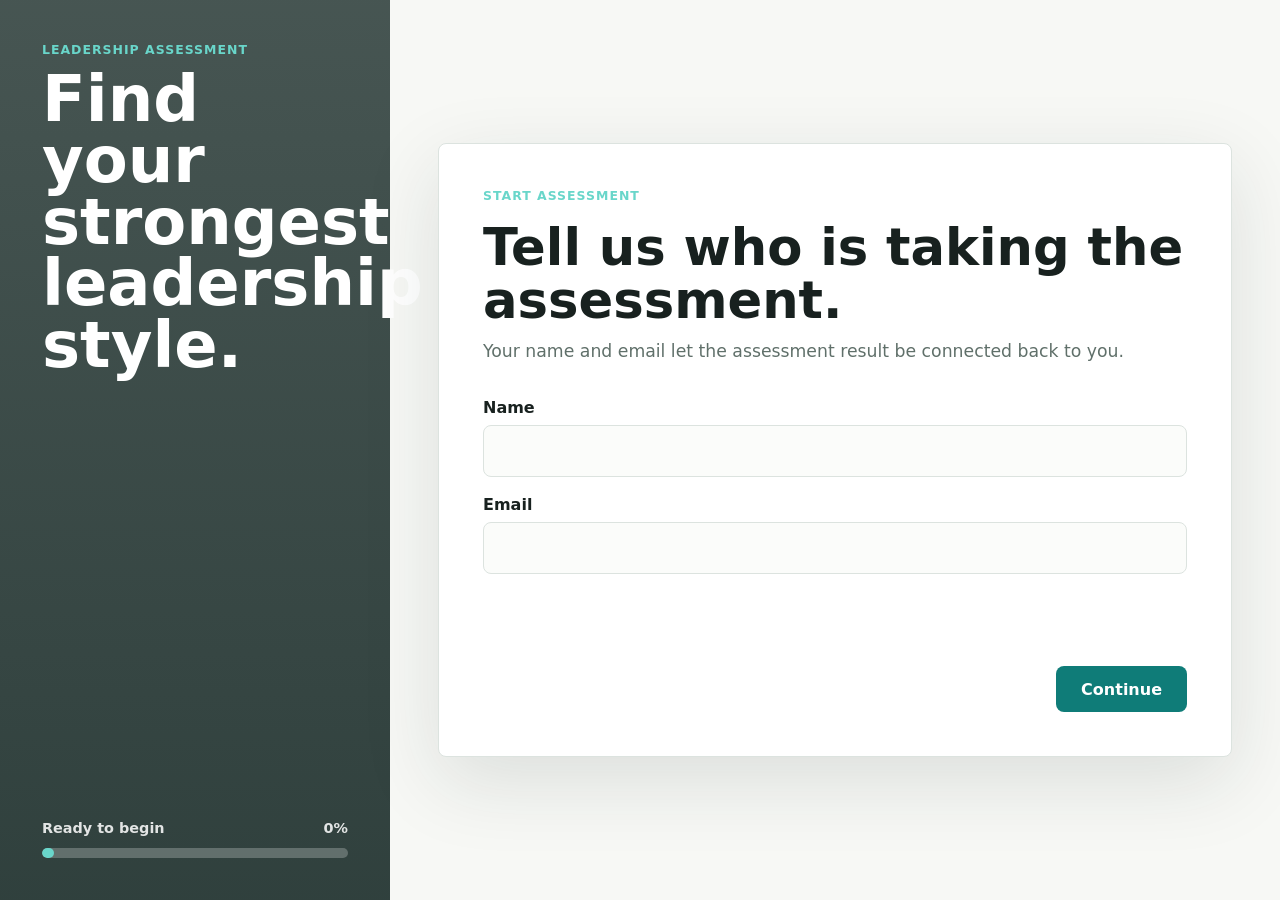
<file: index.html>
<!doctype html>
<html lang="en">
  <head>
    <meta charset="utf-8">
    <meta name="viewport" content="width=device-width, initial-scale=1">
    <title>Leadership Assessment</title>
    <link rel="stylesheet" href="styles.css">
  </head>
  <body>
    <main class="app-shell">
      <aside class="sidebar" aria-label="Assessment progress">
        <div>
          <p class="eyebrow">Leadership Assessment</p>
          <h1>Find your strongest leadership style.</h1>
        </div>

        <div class="progress-panel">
          <div class="progress-label">
            <span id="progressText">Question 1</span>
            <span id="progressPercent">0%</span>
          </div>
          <div class="progress-track" aria-hidden="true">
            <div id="progressBar" class="progress-bar"></div>
          </div>
        </div>

        <nav class="dimension-list" aria-label="Leadership dimensions">
          <button class="dimension-pill active" data-style="Transformational">Transformational</button>
          <button class="dimension-pill" data-style="Transactional">Transactional</button>
          <button class="dimension-pill" data-style="Servant">Servant</button>
          <button class="dimension-pill" data-style="Autocratic">Autocratic</button>
          <button class="dimension-pill" data-style="Charismatic">Charismatic</button>
          <button class="dimension-pill" data-style="Democratic">Democratic</button>
          <button class="dimension-pill" data-style="Laissez-Faire">Laissez-Faire</button>
          <button class="dimension-pill" data-style="Situational">Situational</button>
        </nav>
      </aside>

      <section class="workspace">
        <section id="identityView" class="assessment-view start-view" aria-live="polite">
          <p class="eyebrow">Start Assessment</p>
          <h2>Tell us who is taking the assessment.</h2>
          <p class="question-help">
            Your name and email let the assessment result be connected back to you.
          </p>

          <form id="identityForm" class="identity-form" novalidate>
            <label for="respondentName">
              <span>Name</span>
              <input id="respondentName" name="respondentName" type="text" autocomplete="name" aria-describedby="identityError">
            </label>
            <label for="respondentEmail">
              <span>Email</span>
              <input id="respondentEmail" name="respondentEmail" type="email" autocomplete="email" aria-describedby="identityError">
            </label>

            <p id="identityError" class="form-error" role="alert"></p>

            <div class="actions results-actions">
              <button id="identityNextButton" class="primary-button" type="submit">Continue</button>
              <!-- Development only: <button class="secondary-button mock-result-button" type="button">Preview Mock Result</button> -->
            </div>
          </form>
        </section>

        <section id="startView" class="assessment-view start-view hidden" aria-live="polite">
          <p class="eyebrow">Before You Begin</p>
          <h2>Understand your natural leadership tendencies.</h2>
          <p class="question-help">
            This leadership assessment is designed to help you better understand your natural leadership tendencies and preferences.
            Honest and thoughtful responses will provide the most accurate and useful results.
          </p>

          <div class="instruction-list">
            <section>
              <h3><span>1</span>Be honest</h3>
              <p>There are no right or wrong answers. The goal is to reflect your authentic self, not who you think you should be.</p>
            </section>
            <section>
              <h3><span>2</span>Do not overthink, but do not rush</h3>
              <p>Read each question carefully and choose the response that feels most natural or describes how you typically behave.</p>
            </section>
            <section>
              <h3><span>3</span>Use strong answers when they truly fit</h3>
              <p>Most situations are not black and white, but strong agreement or disagreement is appropriate when it genuinely applies.</p>
            </section>
            <section>
              <h3><span>4</span>Find a quiet moment</h3>
              <p>Complete the assessment in a comfortable space with minimal distractions, ideally in one sitting.</p>
            </section>
            <section>
              <h3><span>5</span>There is no perfect leader</h3>
              <p>Different leadership styles are effective in different situations. Understanding your style is a step toward adaptability and self-awareness.</p>
            </section>
          </div>

          <div class="actions results-actions">
            <button id="startButton" class="primary-button" type="button">Begin Assessment</button>
            <!-- Development only: <button class="secondary-button mock-result-button" type="button">Preview Mock Result</button> -->
          </div>
        </section>

        <section id="assessmentView" class="assessment-view hidden" aria-live="polite">
          <div class="question-meta">
            <span id="dimensionLabel">Assessment Item</span>
            <span id="questionCounter">1 / 18</span>
          </div>
          <h2 id="questionText"></h2>
          <p id="questionHelp" class="question-help"></p>

          <fieldset class="rating-group" aria-label="Response options">
            <legend>Choose the statement that fits best.</legend>
            <button class="rating-option" data-value="1" type="button">
              <span>Strongly Disagree</span>
              <small>This does not describe me.</small>
            </button>
            <button class="rating-option" data-value="2" type="button">
              <span>Disagree</span>
              <small>This is usually not true.</small>
            </button>
            <button class="rating-option" data-value="3" type="button">
              <span>Neutral</span>
              <small>It depends on the situation.</small>
            </button>
            <button class="rating-option" data-value="4" type="button">
              <span>Agree</span>
              <small>This is usually true.</small>
            </button>
            <button class="rating-option" data-value="5" type="button">
              <span>Strongly Agree</span>
              <small>This strongly describes me.</small>
            </button>
          </fieldset>

          <div class="actions">
            <button id="backButton" class="icon-button" type="button" aria-label="Previous question" title="Previous question">
              <span aria-hidden="true">←</span>
            </button>
            <button id="nextButton" class="primary-button" type="button" disabled>Next</button>
          </div>
        </section>

        <section id="resultsView" class="results-view hidden" aria-live="polite">
          <div class="results-header">
            <div>
              <p class="eyebrow">Your Leadership Profile</p>
              <h2 id="profileTitle"></h2>
            </div>
            <div class="score-ring" aria-label="Profile concentration">
              <span id="overallScore">0</span>
              <small>pattern</small>
            </div>
          </div>

          <p id="profileSummary" class="profile-summary"></p>
          <p class="profile-note">The pattern label describes whether your answers are spread across styles or point more toward one area. It is not a separate leadership type.</p>

          <div id="dimensionScores" class="map-host"></div>

          <section class="recommendation-panel">
            <h3>Style Detail</h3>
            <div id="recommendations" class="recommendations"></div>
          </section>

          <div class="actions results-actions">
            <button id="restartButton" class="secondary-button" type="button">Retake</button>
            <button id="reviewAttemptsButton" class="secondary-button" type="button">Review Saved Attempts</button>
            <button id="copyButton" class="primary-button" type="button">Copy Summary</button>
          </div>
        </section>

        <section id="attemptsView" class="results-view hidden" aria-live="polite">
          <div class="results-header">
            <div>
              <p class="eyebrow">Local Review Log</p>
              <h2>Saved assessment attempts</h2>
            </div>
          </div>

          <p class="profile-summary">
            Review completed assessment attempts on this device, including the questions asked, selected answers, and final result shown.
          </p>

          <div id="attemptsList" class="attempts-list"></div>

          <div class="actions results-actions">
            <button id="backToResultsButton" class="secondary-button" type="button">Back</button>
          </div>
        </section>
      </section>
    </main>

    <script src="data/leadership-assessment.js"></script>
    <script src="app.js"></script>
  </body>
</html>
</file>
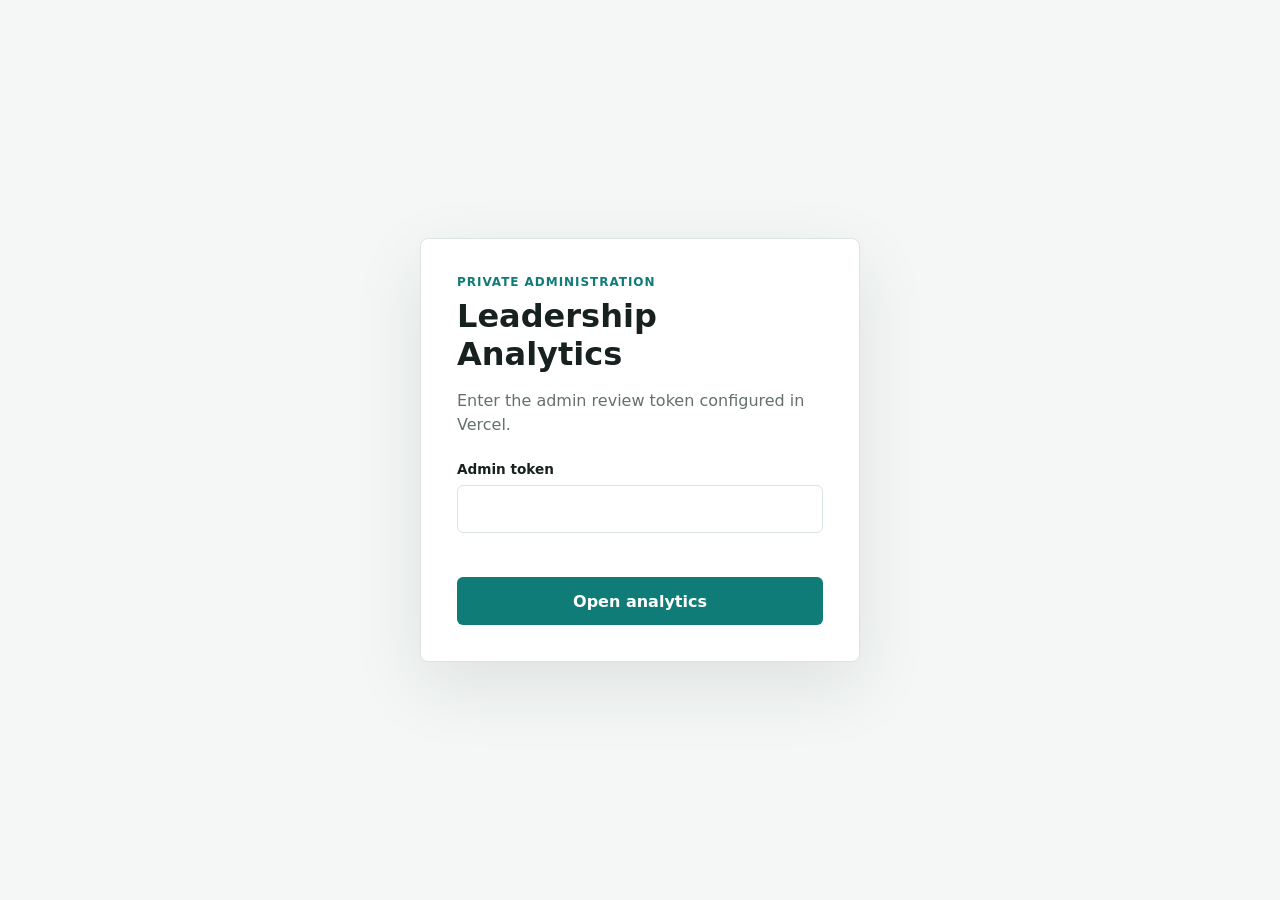
<file: admin.html>
<!doctype html>
<html lang="en">
  <head>
    <meta charset="utf-8">
    <meta name="viewport" content="width=device-width, initial-scale=1">
    <meta name="robots" content="noindex,nofollow">
    <title>Leadership Analytics</title>
    <link rel="stylesheet" href="admin.css">
  </head>
  <body>
    <main id="loginView" class="admin-login">
      <form id="loginForm" class="login-panel">
        <p class="admin-eyebrow">Private Administration</p>
        <h1>Leadership Analytics</h1>
        <p>Enter the admin review token configured in Vercel.</p>
        <label for="adminToken">Admin token</label>
        <input id="adminToken" type="password" autocomplete="current-password" required>
        <p id="loginError" class="admin-error" role="alert"></p>
        <button type="submit">Open analytics</button>
      </form>
    </main>

    <div id="dashboardView" class="admin-app hidden">
      <header class="admin-header">
        <div>
          <p class="admin-eyebrow">Leadership Assessment</p>
          <h1>Analytics</h1>
        </div>
        <div class="header-controls">
          <label for="dateRange">Period</label>
          <select id="dateRange">
            <option value="30">Last 30 days</option>
            <option value="90" selected>Last 90 days</option>
            <option value="365">Last year</option>
            <option value="all">All time</option>
            <option value="custom">Custom dates</option>
          </select>
          <div id="customDateControls" class="custom-date-controls hidden">
            <label for="startDate">From</label>
            <input id="startDate" type="date">
            <label for="endDate">Through</label>
            <input id="endDate" type="date">
            <button id="applyDateRange" class="secondary-command" type="button">Apply dates</button>
          </div>
          <button id="refreshButton" class="secondary-command" type="button">Refresh</button>
          <button id="logoutButton" class="secondary-command" type="button">Lock</button>
        </div>
      </header>

      <nav class="admin-tabs" aria-label="Analytics views">
        <button class="active" data-view="overview" type="button">Overview</button>
        <button data-view="attempts" type="button">Attempts</button>
        <button data-view="respondents" type="button">Respondents</button>
        <button data-view="items" type="button">Question analysis</button>
      </nav>

      <p id="dashboardError" class="dashboard-error hidden" role="alert"></p>
      <div id="loadingState" class="loading-state">Loading analytics...</div>

      <section id="overviewView" class="admin-view hidden">
        <div class="metric-grid">
          <article><span>Completed attempts</span><strong id="totalAttempts">0</strong></article>
          <article><span>Unique respondents</span><strong id="uniqueRespondents">0</strong></article>
          <article><span>Assigned profiles</span><strong id="interpretableRate">0%</strong></article>
          <article><span>Quality flags</span><strong id="flaggedRate">0%</strong></article>
          <article><span>Repeat respondents</span><strong id="repeatRespondents">0</strong></article>
          <article><span>Questions needing review</span><strong id="questionAlerts">0</strong></article>
        </div>

        <div class="overview-grid">
          <section class="analytics-panel">
            <header>
              <div>
                <h2>Primary style distribution</h2>
                <p>Dual-style profiles contribute half an attempt to each style.</p>
              </div>
            </header>
            <div id="styleDistribution" class="distribution-list"></div>
          </section>

          <section class="analytics-panel">
            <header>
              <div>
                <h2>Average tendency scores</h2>
                <p>Arithmetic averages across completed assessments.</p>
              </div>
            </header>
            <div id="styleScores" class="score-table"></div>
          </section>
        </div>

        <section class="analytics-panel trend-panel">
          <header>
            <div>
              <h2>Assessment activity</h2>
              <p>Weekly completed attempts and response-quality signals.</p>
            </div>
          </header>
          <div id="trendChart" class="trend-chart"></div>
        </section>

        <section class="analytics-panel quality-panel">
          <header>
            <div>
              <h2>Data-quality overview</h2>
              <p>Signals support review and should not be interpreted as proof of dishonest responding.</p>
            </div>
          </header>
          <div id="qualitySummary" class="quality-summary"></div>
        </section>
      </section>

      <section id="attemptsView" class="admin-view hidden">
        <div class="view-heading">
          <div>
            <h2>Assessment attempts</h2>
            <p>Review profile outcomes and response-quality signals.</p>
          </div>
          <label class="search-control">Search <input id="attemptSearch" type="search" placeholder="Name, email, or style"></label>
        </div>
        <div class="table-frame">
          <table>
            <thead><tr><th>Date</th><th>Respondent</th><th>Profile</th><th>Questions</th><th>Quality</th><th></th></tr></thead>
            <tbody id="attemptRows"></tbody>
          </table>
        </div>
        <aside id="attemptDetail" class="attempt-detail hidden" aria-live="polite"></aside>
      </section>

      <section id="respondentsView" class="admin-view hidden">
        <div class="view-heading">
          <div>
            <h2>Respondent trends</h2>
            <p>Compare repeat assessments without replacing the full attempt history.</p>
          </div>
          <label class="search-control">Search <input id="respondentSearch" type="search" placeholder="Name or email"></label>
        </div>
        <div class="table-frame">
          <table>
            <thead><tr><th>Respondent</th><th>Attempts</th><th>Latest profile</th><th>First assessment</th><th>Latest assessment</th><th>Flags</th><th></th></tr></thead>
            <tbody id="respondentRows"></tbody>
          </table>
        </div>
        <aside id="respondentDetail" class="attempt-detail hidden" aria-live="polite"></aside>
      </section>

      <section id="itemsView" class="admin-view hidden">
        <div class="view-heading">
          <div>
            <h2>Question analysis</h2>
            <p>Descriptive statistics and preliminary review signals. Response counts remain visible and all alerts require expert judgment.</p>
          </div>
          <label class="search-control">Search <input id="itemSearch" type="search" placeholder="Question or style"></label>
        </div>
        <div id="likertDistribution" class="likert-strip"></div>
        <div class="table-frame">
          <table>
            <thead><tr><th>Question</th><th>Style</th><th>Responses</th><th>Average</th><th>Variation</th><th>Neutral</th><th>Review</th><th></th></tr></thead>
            <tbody id="itemRows"></tbody>
          </table>
        </div>
        <aside id="questionDetail" class="attempt-detail hidden" aria-live="polite"></aside>
      </section>

      <footer class="admin-footer">
        <span id="lastUpdated">Not loaded</span>
        <span>Private admin analytics</span>
      </footer>
    </div>

    <script src="admin.js"></script>
  </body>
</html>
</file>
<file: styles.css>
:root {
  color-scheme: light;
  --ink: #18211f;
  --muted: #60706a;
  --line: #dce3df;
  --paper: #f7f8f5;
  --surface: #ffffff;
  --accent: #0f7c78;
  --accent-dark: #095f5c;
  --amber: #d99a2b;
  --rose: #b84d62;
  --green: #4b8b3b;
  --shadow: 0 24px 80px rgba(28, 42, 38, 0.12);
}

* {
  box-sizing: border-box;
}

body {
  margin: 0;
  min-height: 100vh;
  background: var(--paper);
  color: var(--ink);
  font-family: Inter, ui-sans-serif, system-ui, -apple-system, BlinkMacSystemFont, "Segoe UI", sans-serif;
}

button {
  font: inherit;
}

.app-shell {
  display: grid;
  grid-template-columns: minmax(280px, 390px) minmax(0, 1fr);
  min-height: 100vh;
}

.sidebar {
  display: flex;
  flex-direction: column;
  justify-content: space-between;
  gap: 32px;
  padding: 42px;
  background:
    linear-gradient(rgba(15, 34, 31, 0.76), rgba(15, 34, 31, 0.86)),
    url("https://images.unsplash.com/photo-1552664730-d307ca884978?auto=format&fit=crop&w=1400&q=80");
  background-position: center;
  background-size: cover;
  color: #fff;
}

.eyebrow {
  margin: 0 0 12px;
  color: #69d6ca;
  font-size: 0.78rem;
  font-weight: 800;
  letter-spacing: 0.08em;
  text-transform: uppercase;
}

.sidebar h1 {
  max-width: 11ch;
  margin: 0;
  font-size: clamp(2.2rem, 5vw, 4.7rem);
  line-height: 0.96;
  letter-spacing: 0;
}

.progress-panel {
  display: grid;
  gap: 12px;
}

.progress-label {
  display: flex;
  justify-content: space-between;
  gap: 16px;
  color: rgba(255, 255, 255, 0.86);
  font-size: 0.9rem;
  font-weight: 700;
}

.progress-track {
  height: 10px;
  overflow: hidden;
  background: rgba(255, 255, 255, 0.24);
  border-radius: 999px;
}

.progress-bar {
  width: 6%;
  height: 100%;
  background: #69d6ca;
  border-radius: inherit;
  transition: width 220ms ease;
}

.dimension-list {
  display: none;
  grid-template-columns: repeat(2, minmax(0, 1fr));
  gap: 8px;
}

.dimension-pill {
  min-height: 40px;
  border: 1px solid rgba(255, 255, 255, 0.26);
  border-radius: 8px;
  background: rgba(255, 255, 255, 0.08);
  color: #fff;
  cursor: default;
  font-size: 0.78rem;
  font-weight: 700;
}

.dimension-pill.active {
  border-color: #69d6ca;
  background: rgba(105, 214, 202, 0.2);
}

.workspace {
  display: grid;
  align-items: center;
  padding: 48px;
}

.assessment-view,
.results-view {
  width: min(100%, 920px);
  margin: 0 auto;
  padding: 44px;
  background: var(--surface);
  border: 1px solid var(--line);
  border-radius: 8px;
  box-shadow: var(--shadow);
}

.question-meta,
.results-header {
  display: flex;
  align-items: center;
  justify-content: space-between;
  gap: 24px;
}

.question-meta {
  color: var(--accent-dark);
  font-size: 0.88rem;
  font-weight: 800;
  text-transform: uppercase;
}

h2 {
  margin: 18px 0 12px;
  font-size: clamp(2rem, 4vw, 3.6rem);
  line-height: 1.03;
  letter-spacing: 0;
}

.question-help,
.profile-summary {
  max-width: 68ch;
  margin: 0;
  color: var(--muted);
  font-size: 1.08rem;
  line-height: 1.6;
}

.profile-note {
  max-width: 76ch;
  margin: -4px 0 0;
  color: #6f817b;
  font-size: 0.9rem;
  line-height: 1.45;
}

.instruction-list {
  display: grid;
  gap: 0;
  margin-top: 32px;
  padding: 6px 0;
  border-top: 1px solid var(--line);
  border-bottom: 1px solid var(--line);
}

.instruction-list section {
  display: grid;
  grid-template-columns: minmax(180px, 260px) minmax(0, 1fr);
  gap: 24px;
  padding: 18px 0;
}

.instruction-list section + section {
  border-top: 1px solid var(--line);
}

.instruction-list h3 {
  display: flex;
  align-items: flex-start;
  gap: 10px;
  margin: 0;
  font-size: 1rem;
}

.instruction-list h3 span {
  display: inline-grid;
  place-items: center;
  flex: 0 0 26px;
  width: 26px;
  height: 26px;
  border-radius: 50%;
  background: #e8f5f2;
  color: var(--accent-dark);
  font-size: 0.82rem;
  font-weight: 900;
}

.instruction-list p {
  margin: 0;
  color: var(--muted);
  line-height: 1.5;
}

.identity-form {
  display: grid;
  gap: 18px;
  margin-top: 32px;
}

.identity-form label {
  display: grid;
  gap: 8px;
  color: var(--ink);
  font-weight: 850;
}

.identity-form label small {
  color: var(--muted);
  font-size: 0.86rem;
  font-weight: 700;
}

.identity-form input {
  width: 100%;
  min-height: 52px;
  padding: 0 14px;
  border: 1px solid var(--line);
  border-radius: 8px;
  background: #fbfcfa;
  color: var(--ink);
  font: inherit;
}

.identity-form input:focus {
  outline: 3px solid rgba(15, 124, 120, 0.16);
  border-color: var(--accent);
}

.form-error {
  min-height: 22px;
  margin: 0;
  color: var(--rose);
  font-weight: 800;
}

.rating-group {
  display: grid;
  grid-template-columns: repeat(5, minmax(0, 1fr));
  gap: 12px;
  padding: 36px 0 0;
  margin: 0;
  border: 0;
}

.rating-group legend {
  position: absolute;
  width: 1px;
  height: 1px;
  overflow: hidden;
  clip: rect(0 0 0 0);
}

.rating-option {
  display: grid;
  align-content: start;
  min-height: 156px;
  padding: 16px;
  border: 1px solid var(--line);
  border-radius: 8px;
  background: #fbfcfa;
  color: var(--ink);
  text-align: left;
  cursor: pointer;
  transition: transform 160ms ease, border-color 160ms ease, background 160ms ease;
}

.rating-option:hover {
  transform: translateY(-2px);
  border-color: rgba(15, 124, 120, 0.42);
}

.rating-option.selected {
  border-color: var(--accent);
  background: #e8f5f2;
}

.rating-option span {
  display: block;
  margin-bottom: 10px;
  font-size: 0.96rem;
  font-weight: 850;
}

.rating-option small {
  color: var(--muted);
  line-height: 1.45;
}

.actions {
  display: flex;
  justify-content: space-between;
  gap: 12px;
  margin-top: 34px;
}

.primary-button,
.secondary-button,
.icon-button {
  min-height: 46px;
  border-radius: 8px;
  border: 1px solid transparent;
  font-weight: 850;
  cursor: pointer;
}

.primary-button {
  padding: 0 24px;
  background: var(--accent);
  color: #fff;
}

.primary-button:hover:not(:disabled) {
  background: var(--accent-dark);
}

.primary-button:disabled {
  cursor: not-allowed;
  opacity: 0.5;
}

.secondary-button,
.icon-button {
  background: #fff;
  border-color: var(--line);
  color: var(--ink);
}

.secondary-button {
  padding: 0 24px;
}

.icon-button {
  width: 48px;
  font-size: 1.3rem;
}

.hidden {
  display: none;
}

.results-header {
  align-items: flex-start;
}

.results-header h2 {
  margin-top: 0;
}

.score-ring {
  display: grid;
  place-items: center;
  flex: 0 0 128px;
  width: 128px;
  height: 128px;
  border: 10px solid #dcefeb;
  border-top-color: var(--accent);
  border-radius: 50%;
  color: var(--accent-dark);
}

.score-ring span {
  max-width: 92px;
  font-size: 1.05rem;
  font-weight: 900;
  line-height: 1.05;
  text-align: center;
}

.score-ring small {
  margin-top: -16px;
  color: var(--muted);
  font-size: 0.72rem;
  font-weight: 800;
  text-transform: uppercase;
}

.map-host {
  margin-top: 34px;
}

.leadership-map {
  display: grid;
  grid-template-columns: minmax(0, 0.8fr) minmax(320px, 1.2fr);
  gap: 28px;
  align-items: center;
  padding: 24px;
  border: 1px solid var(--line);
  border-radius: 8px;
  background: #fbfcfa;
}

.map-copy h3 {
  margin: 0 0 12px;
  font-size: 1.15rem;
}

.map-copy p {
  margin: 0 0 16px;
  color: var(--muted);
}

.radar-map {
  width: min(100%, 520px);
  justify-self: center;
  overflow: visible;
}

.radar-ring {
  fill: none;
  stroke: #dfe8e4;
  stroke-width: 1.4;
}

.radar-ring.outer {
  stroke: rgba(15, 124, 120, 0.42);
  stroke-width: 2;
}

.radar-axis {
  stroke: #e1e9e6;
  stroke-width: 1.2;
}

.radar-label {
  fill: var(--ink);
  font-size: 0.64rem;
  font-weight: 850;
}

.radar-shape {
  fill: rgba(15, 124, 120, 0.16);
  stroke: var(--accent);
  stroke-width: 3;
  stroke-linejoin: round;
}

.radar-shape.muted {
  fill: rgba(108, 122, 116, 0.1);
  stroke: #9ca9a4;
}

.radar-style-point {
  fill: var(--accent-dark);
  stroke: #fff;
  stroke-width: 2;
}

.radar-center {
  fill: #dba124;
}

.radar-landing {
  fill: #dba124;
  stroke: #fff;
  stroke-width: 4;
  filter: drop-shadow(0 6px 10px rgba(20, 37, 34, 0.22));
}

.map-legend {
  grid-column: 1 / -1;
  display: grid;
  grid-template-columns: repeat(auto-fit, minmax(320px, 1fr));
  gap: 10px;
}

.map-legend article {
  display: grid;
  grid-template-columns: minmax(0, 1fr) auto;
  align-items: center;
  gap: 12px;
  padding: 12px 14px;
  min-height: 68px;
  border: 1px solid var(--line);
  border-radius: 8px;
  background: #fff;
  font-weight: 850;
}

.map-legend span {
  min-width: 0;
  line-height: 1.08;
  overflow-wrap: normal;
  white-space: nowrap;
}

.map-legend article.primary-style {
  border-color: rgba(15, 124, 120, 0.5);
  background: #eef8f5;
}

.map-legend article.muted-score {
  opacity: 0.68;
}

.map-legend strong {
  color: var(--accent-dark);
  font-size: 0.82rem;
  line-height: 1.05;
  text-align: right;
  white-space: nowrap;
}

.recommendation strong {
  color: var(--ink);
}

.recommendation-panel {
  margin-top: 28px;
  padding-top: 28px;
  border-top: 1px solid var(--line);
}

.recommendation-panel h3 {
  margin: 0 0 22px;
  font-size: 1.3rem;
}

.recommendations {
  display: grid;
  gap: 14px;
}

.recommendation {
  display: flex;
  gap: 12px;
  align-items: start;
  color: var(--muted);
  line-height: 1.5;
  margin: 0;
}

.recommendation::before {
  content: "";
  flex: 0 0 auto;
  width: 10px;
  height: 10px;
  margin-top: 7px;
  border-radius: 50%;
  background: var(--amber);
}

.detail-card {
  padding: 24px;
  border: 1px solid var(--line);
  border-radius: 8px;
  background: #fbfcfa;
}

.warning-card {
  border-color: rgba(184, 77, 98, 0.36);
  background: #fff8f8;
}

.detail-card h4 {
  margin: 0 0 14px;
  font-size: 1.18rem;
}

.detail-card p {
  margin: 0;
  color: var(--muted);
  line-height: 1.55;
}

.detail-list {
  display: grid;
  gap: 10px;
  margin-top: 16px;
}

.profile-section {
  display: grid;
  gap: 18px;
}

.profile-section h5 {
  margin: 22px 0 8px;
  font-size: 0.88rem;
  letter-spacing: 0.08em;
  text-transform: uppercase;
  color: var(--accent-dark);
}

.profile-section ul {
  display: grid;
  gap: 9px;
  margin: 0;
  padding: 0;
  list-style: none;
}

.profile-section li {
  position: relative;
  padding-left: 22px;
  color: var(--muted);
  line-height: 1.48;
}

.profile-section li::before {
  content: "";
  position: absolute;
  left: 0;
  top: 0.58em;
  width: 8px;
  height: 8px;
  border-radius: 50%;
  background: var(--amber);
}

.attempts-list {
  display: grid;
  gap: 18px;
  margin-top: 30px;
}

.attempt-card {
  padding: 20px;
  border: 1px solid var(--line);
  border-radius: 8px;
  background: #fbfcfa;
}

.attempt-card h3 {
  margin: 0 0 6px;
  font-size: 1.1rem;
}

.attempt-card p,
.empty-state {
  margin: 0;
  color: var(--muted);
  line-height: 1.5;
}

.score-strip {
  display: flex;
  flex-wrap: wrap;
  gap: 8px;
  margin: 16px 0;
}

.score-strip span {
  padding: 7px 10px;
  border-radius: 999px;
  background: #e8f5f2;
  color: var(--accent-dark);
  font-size: 0.88rem;
}

.attempt-card details {
  margin-top: 8px;
}

.attempt-card summary {
  cursor: pointer;
  font-weight: 850;
}

.table-wrap {
  overflow-x: auto;
  margin-top: 14px;
  border: 1px solid var(--line);
  border-radius: 8px;
  background: #fff;
}

table {
  width: 100%;
  border-collapse: collapse;
  min-width: 760px;
}

th,
td {
  padding: 12px;
  border-bottom: 1px solid var(--line);
  text-align: left;
  vertical-align: top;
  font-size: 0.9rem;
}

th {
  color: var(--accent-dark);
  font-size: 0.78rem;
  text-transform: uppercase;
}

td {
  color: var(--muted);
}

.results-actions {
  justify-content: flex-end;
}

@media (max-width: 900px) {
  .app-shell {
    grid-template-columns: 1fr;
  }

  .sidebar {
    min-height: 420px;
    padding: 28px;
  }

  .sidebar h1 {
    max-width: 12ch;
  }

  .workspace {
    padding: 24px;
  }

  .assessment-view,
  .results-view {
    padding: 28px;
  }

  .rating-group,
  .map-legend {
    grid-template-columns: 1fr;
  }

  .leadership-map {
    grid-template-columns: 1fr;
  }

  .instruction-list section {
    grid-template-columns: 1fr;
    gap: 8px;
  }

  .rating-option {
    min-height: auto;
  }
}

@media (max-width: 560px) {
  .sidebar {
    min-height: 330px;
    gap: 24px;
  }

  .sidebar h1 {
    font-size: 2.35rem;
  }

  .question-meta,
  .results-header {
    align-items: flex-start;
    flex-direction: column;
  }

  .score-ring {
    width: 112px;
    height: 112px;
    flex-basis: 112px;
  }
}
</file>
<file: admin.css>
:root {
  color-scheme: light;
  --ink: #17211f;
  --muted: #62716c;
  --line: #dbe3df;
  --surface: #ffffff;
  --background: #f4f7f5;
  --accent: #0f7c78;
  --accent-dark: #095f5c;
  --amber: #c98a1c;
  --rose: #a94d5e;
}

* { box-sizing: border-box; }

body {
  margin: 0;
  min-height: 100vh;
  background: var(--background);
  color: var(--ink);
  font-family: Inter, ui-sans-serif, system-ui, -apple-system, BlinkMacSystemFont, "Segoe UI", sans-serif;
}

button, input, select { font: inherit; }
button { cursor: pointer; }
.hidden { display: none !important; }

.admin-login {
  display: grid;
  min-height: 100vh;
  place-items: center;
  padding: 24px;
}

.login-panel {
  width: min(100%, 440px);
  padding: 36px;
  border: 1px solid var(--line);
  border-radius: 8px;
  background: var(--surface);
  box-shadow: 0 24px 70px rgba(27, 43, 38, 0.1);
}

.admin-eyebrow {
  margin: 0 0 8px;
  color: var(--accent);
  font-size: 0.75rem;
  font-weight: 800;
  letter-spacing: 0.08em;
  text-transform: uppercase;
}

.login-panel h1, .admin-header h1 { margin: 0; letter-spacing: 0; }
.login-panel > p:not(.admin-eyebrow):not(.admin-error) { color: var(--muted); line-height: 1.5; }
.login-panel label { display: block; margin: 24px 0 8px; font-size: 0.85rem; font-weight: 750; }
.login-panel input, .search-control input, .header-controls select, .custom-date-controls input {
  width: 100%;
  border: 1px solid var(--line);
  border-radius: 6px;
  background: #fff;
  color: var(--ink);
}
.login-panel input { min-height: 48px; padding: 0 12px; }
.login-panel button {
  width: 100%;
  min-height: 48px;
  margin-top: 14px;
  border: 0;
  border-radius: 6px;
  background: var(--accent);
  color: #fff;
  font-weight: 800;
}
.admin-error, .dashboard-error { color: var(--rose); font-weight: 700; }
.admin-error { min-height: 20px; margin: 10px 0 0; font-size: 0.85rem; }

.admin-app { width: min(100%, 1500px); margin: 0 auto; padding: 26px 30px 40px; }
.admin-header, .view-heading, .analytics-panel > header {
  display: flex;
  align-items: flex-start;
  justify-content: space-between;
  gap: 20px;
}
.admin-header { align-items: center; }
.header-controls { display: flex; align-items: center; gap: 10px; }
.header-controls label { color: var(--muted); font-size: 0.8rem; font-weight: 750; }
.header-controls select { width: auto; min-height: 40px; padding: 0 34px 0 10px; }
.custom-date-controls { display: flex; align-items: center; gap: 8px; }
.custom-date-controls input { width: 145px; min-height: 40px; padding: 0 8px; }
.secondary-command {
  min-height: 40px;
  padding: 0 14px;
  border: 1px solid var(--line);
  border-radius: 6px;
  background: #fff;
  color: var(--ink);
  font-weight: 750;
}

.admin-tabs {
  display: flex;
  gap: 4px;
  margin: 26px 0 22px;
  border-bottom: 1px solid var(--line);
}
.admin-tabs button {
  padding: 12px 14px;
  border: 0;
  border-bottom: 3px solid transparent;
  background: transparent;
  color: var(--muted);
  font-weight: 750;
}
.admin-tabs button.active { border-bottom-color: var(--accent); color: var(--accent-dark); }
.dashboard-error { padding: 12px 14px; border: 1px solid #eccbd1; background: #fff6f7; }
.loading-state { padding: 70px 0; color: var(--muted); text-align: center; }

.metric-grid {
  display: grid;
  grid-template-columns: repeat(6, minmax(0, 1fr));
  border: 1px solid var(--line);
  background: var(--surface);
}
.metric-grid article { min-width: 0; padding: 18px; border-right: 1px solid var(--line); }
.metric-grid article:last-child { border-right: 0; }
.metric-grid span { display: block; min-height: 34px; color: var(--muted); font-size: 0.78rem; font-weight: 750; }
.metric-grid strong { display: block; margin-top: 8px; font-size: 1.8rem; }

.overview-grid { display: grid; grid-template-columns: 1fr 1fr; gap: 18px; margin-top: 18px; }
.analytics-panel {
  padding: 22px;
  border: 1px solid var(--line);
  border-radius: 6px;
  background: var(--surface);
}
.analytics-panel h2, .view-heading h2 { margin: 0; font-size: 1.05rem; }
.analytics-panel header p, .view-heading p { margin: 6px 0 0; color: var(--muted); font-size: 0.84rem; line-height: 1.45; }
.trend-panel, .quality-panel { margin-top: 18px; }

.distribution-list, .score-table { margin-top: 20px; }
.distribution-row, .score-row {
  display: grid;
  grid-template-columns: minmax(120px, 0.8fr) minmax(120px, 1.5fr) 60px;
  gap: 12px;
  align-items: center;
  min-height: 38px;
  font-size: 0.82rem;
}
.distribution-row strong, .score-row strong { text-align: right; }
.bar-track { height: 8px; overflow: hidden; border-radius: 4px; background: #e9efec; }
.bar-fill { height: 100%; background: var(--accent); border-radius: inherit; }
.score-line { position: relative; height: 8px; border-radius: 4px; background: linear-gradient(to right, #ead8dc 0 49%, #d8e9e5 49% 100%); }
.score-line::after { content: ""; position: absolute; left: 50%; top: -3px; width: 1px; height: 14px; background: #8d9b96; }
.score-marker { position: absolute; top: -4px; width: 4px; height: 16px; border-radius: 2px; background: var(--accent-dark); transform: translateX(-2px); }

.trend-chart { min-height: 230px; margin-top: 18px; }
.trend-chart svg { display: block; width: 100%; height: 230px; overflow: visible; }
.trend-grid { stroke: #e4ebe8; stroke-width: 1; }
.trend-line { fill: none; stroke: var(--accent); stroke-width: 3; }
.trend-area { fill: rgba(15, 124, 120, 0.09); }
.trend-point { fill: var(--accent-dark); stroke: #fff; stroke-width: 2; }
.trend-label { fill: var(--muted); font-size: 10px; }

.quality-summary { display: grid; grid-template-columns: repeat(4, minmax(0, 1fr)); margin-top: 18px; border-top: 1px solid var(--line); }
.quality-summary article { padding: 18px 18px 4px 0; }
.quality-summary span { display: block; color: var(--muted); font-size: 0.78rem; }
.quality-summary strong { display: block; margin-top: 6px; font-size: 1.25rem; }

.view-heading { align-items: flex-end; margin-bottom: 18px; }
.search-control { width: min(100%, 320px); color: var(--muted); font-size: 0.78rem; font-weight: 750; }
.search-control input { min-height: 40px; margin-top: 5px; padding: 0 10px; }
.table-frame { overflow: auto; border: 1px solid var(--line); background: #fff; }
table { width: 100%; border-collapse: collapse; }
th, td { padding: 12px 14px; border-bottom: 1px solid var(--line); text-align: left; vertical-align: top; }
th { position: sticky; top: 0; background: #f6f8f7; color: var(--muted); font-size: 0.72rem; text-transform: uppercase; }
td { font-size: 0.82rem; }
tbody tr:last-child td { border-bottom: 0; }
.subtle { display: block; margin-top: 3px; color: var(--muted); font-size: 0.72rem; }
.status-label { display: inline-block; padding: 4px 7px; border-radius: 4px; background: #e8f3f0; color: var(--accent-dark); font-size: 0.7rem; font-weight: 800; }
.status-label.warning { background: #fff1d5; color: #8a5a08; }
.row-command { border: 0; background: transparent; color: var(--accent-dark); font-weight: 800; }
.empty-row { padding: 30px; color: var(--muted); text-align: center; }

.attempt-detail { margin-top: 16px; padding: 20px; border: 1px solid var(--line); background: #fff; }
.attempt-detail header { display: flex; justify-content: space-between; gap: 20px; }
.attempt-detail h3 { margin: 0; }
.attempt-detail button { border: 0; background: transparent; color: var(--accent-dark); font-weight: 800; }
.detail-score-grid { display: grid; grid-template-columns: repeat(4, minmax(0, 1fr)); gap: 8px; margin-top: 16px; }
.detail-score-grid span { padding: 9px; background: #f4f7f5; font-size: 0.75rem; }
.detail-score-grid strong { float: right; }
.flag-list { margin: 16px 0 0; padding-left: 18px; color: #84570b; }
.detail-section { margin-top: 20px; }
.detail-section h4 { margin: 0 0 10px; }
.detail-attempt { margin-top: 14px; padding-top: 14px; border-top: 1px solid var(--line); }
.answer-history { width: 100%; margin-top: 10px; border: 1px solid var(--line); }
.answer-history td, .answer-history th { padding: 9px 10px; }
.review-signal { color: #8a5a08; font-weight: 800; }
.sample-note { color: var(--muted); }

.likert-strip { display: grid; grid-template-columns: repeat(5, minmax(0, 1fr)); margin-bottom: 16px; border: 1px solid var(--line); background: #fff; }
.likert-strip article { padding: 14px; border-right: 1px solid var(--line); }
.likert-strip article:last-child { border-right: 0; }
.likert-strip span { display: block; color: var(--muted); font-size: 0.72rem; }
.likert-strip strong { display: block; margin-top: 4px; }

.admin-footer { display: flex; justify-content: space-between; gap: 20px; padding: 24px 2px 0; color: var(--muted); font-size: 0.72rem; }

@media (max-width: 1000px) {
  .metric-grid { grid-template-columns: repeat(3, minmax(0, 1fr)); }
  .metric-grid article { border-bottom: 1px solid var(--line); }
  .overview-grid { grid-template-columns: 1fr; }
  .quality-summary { grid-template-columns: repeat(2, minmax(0, 1fr)); }
}

@media (max-width: 720px) {
  .admin-app { padding: 18px 14px 30px; }
  .admin-header, .view-heading { display: grid; }
  .header-controls { display: grid; grid-template-columns: 1fr 1fr; }
  .header-controls label { grid-column: 1 / -1; }
  .header-controls select { grid-column: 1 / -1; width: 100%; }
  .custom-date-controls { display: grid; grid-column: 1 / -1; grid-template-columns: auto 1fr; }
  .custom-date-controls input { width: 100%; }
  .custom-date-controls .secondary-command { grid-column: 1 / -1; }
  .admin-tabs { overflow-x: auto; }
  .admin-tabs button { white-space: nowrap; }
  .metric-grid { grid-template-columns: 1fr 1fr; }
  .metric-grid article { border-right: 1px solid var(--line); }
  .search-control { width: 100%; }
  .distribution-row, .score-row { grid-template-columns: minmax(110px, 1fr) minmax(100px, 1fr) 48px; }
  .quality-summary, .detail-score-grid { grid-template-columns: 1fr 1fr; }
  .likert-strip { grid-template-columns: 1fr; }
  .likert-strip article { border-right: 0; border-bottom: 1px solid var(--line); }
  .likert-strip article:last-child { border-bottom: 0; }
}
</file>
